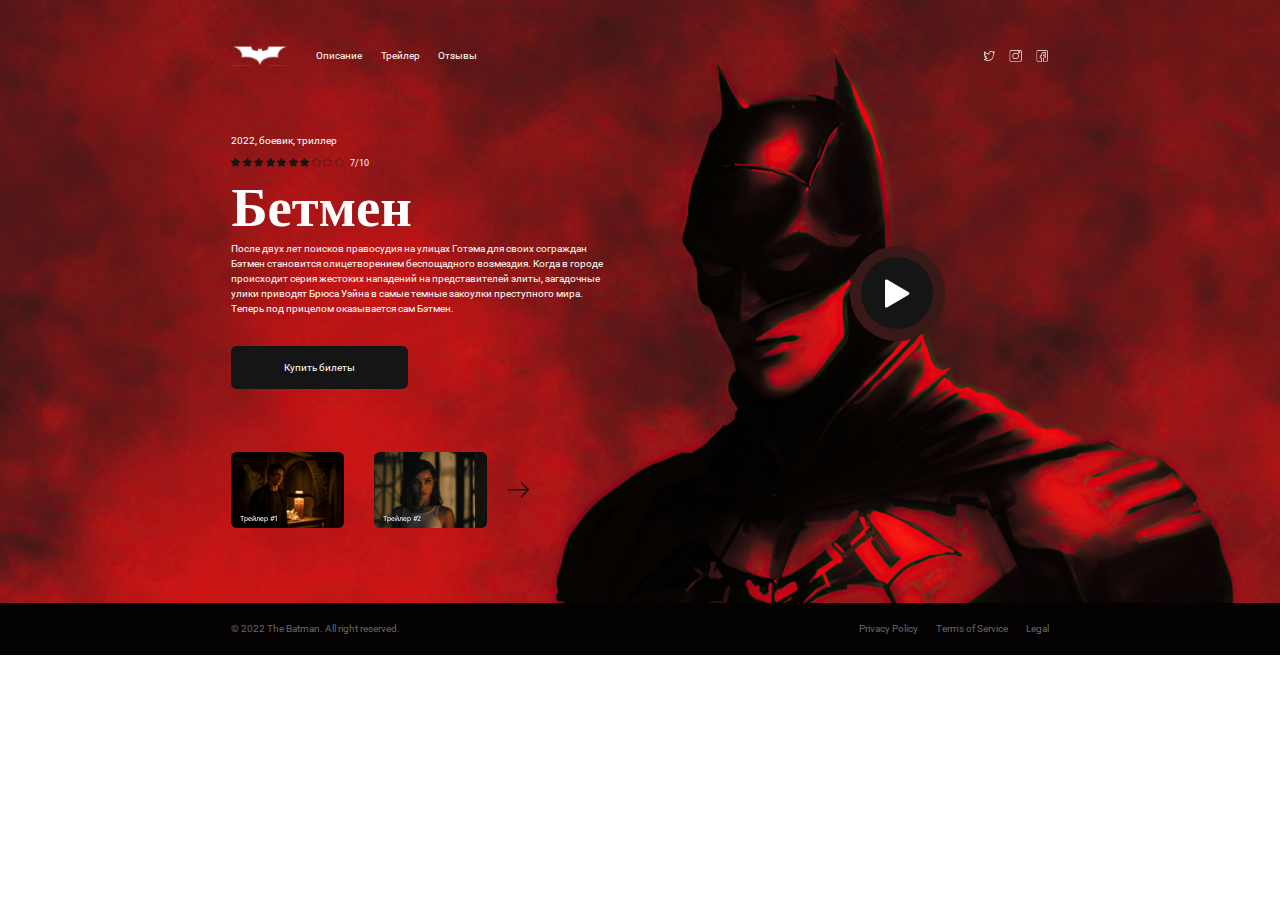
<file: batman/index.html>
<!DOCTYPE html>
<html lang="ru">

<head>
    <meta charset="UTF-8">
    <meta http-equiv="X-UA-Compatible" content="IE=edge">
    <meta name="viewport" content="width=device-width, initial-scale=1.0">
    <link rel="preconnect" href="https://fonts.googleapis.com">
    <link rel="preconnect" href="https://fonts.gstatic.com" crossorigin>
    <link href="https://fonts.googleapis.com/css2?family=Roboto:wght@400;700&display=swap" rel="stylesheet">
    <link rel="stylesheet" href="css/normalize.css">
    <link rel="stylesheet" href="css/swiper-bundle.css">
    <link rel="stylesheet" href="css/style.css">
    <title>Batman</title>
</head>

<body>
    <header class="header">
        <div class="container">
            <div class="header__menu">
                <div class="header__logo">
                    <img src="img/logo.svg" alt="">
                </div>
                <nav class="header__nav">
                    <a href="#">Описание</a>
                    <a href="#">Трейлер</a>
                    <a href="#">Отзывы</a>
                </nav>
            </div>
            <div class="header__socials">
                <a class="header__socials-icon" href="#">
                    <img src="img/twitter.svg" alt="">
                </a>
                <a class="header__socials-icon" href="#">
                    <img src="img/instagram.svg" alt="">
                </a>
                <a class="header__socials-icon" href="#">
                    <img src="img/facebook.svg" alt="">
                </a>
            </div>
            <div class="header__nav-mobile">
                <a href="#">Описание</a>
                <a href="#">Трейлер</a>
                <a href="#">Отзывы</a>
            </div>
            <div class="header__menu-close">
                <img src="img/menu-button-close.svg" alt="">
            </div>
        </div>
    </header>

    <main class="main">
        <div class="container">
            <div class="menu-burger">
                <img src="img/burger.svg" alt="">
            </div>
            <div class="main__rating">
                <div class="main__rating-title">2022, боевик, триллер</div>
                <div class="main__rating-wrap">
                    <div class="main__rating-stars">
                        <div class="main__rating-star star-active">
                            <img src="img/star-active.svg" alt="">
                        </div>
                        <div class="main__rating-star star-active">
                            <img src="img/star-active.svg" alt="">
                        </div>
                        <div class="main__rating-star star-active">
                            <img src="img/star-active.svg" alt="">
                        </div>
                        <div class="main__rating-star star-active">
                            <img src="img/star-active.svg" alt="">
                        </div>
                        <div class="main__rating-star star-active">
                            <img src="img/star-active.svg" alt="">
                        </div>
                        <div class="main__rating-star star-active">
                            <img src="img/star-active.svg" alt="">
                        </div>
                        <div class="main__rating-star star-active">
                            <img src="img/star-active.svg" alt="">
                        </div>
                        <div class="main__rating-star">
                            <img src="img/star-no-active.svg" alt="">
                        </div>
                        <div class="main__rating-star">
                            <img src="img/star-no-active.svg" alt="">
                        </div>
                        <div class="main__rating-star">
                            <img src="img/star-no-active.svg" alt="">
                        </div>
                    </div>
                    <div class="main__rating-number">7/10</div>
                </div>
            </div>
            <h1 class="main__header">Бетмен</h1>
            <div class="main__description-wrap">
                <div class="main__description">
                    После двух лет поисков правосудия на улицах Готэма для своих сограждан Бэтмен становится олицетворением
                    беспощадного возмездия. Когда в городе происходит серия жестоких нападений на представителей элиты,
                    загадочные улики приводят Брюса Уэйна в самые темные закоулки преступного мира. Теперь под прицелом
                    оказывается сам Бэтмен.
                </div>
                <div class="main__button-play">
                    <div class="main__button-dark">
                        <img src="img/play-icon.svg" alt="">
                    </div>
                </div>
            </div>
            <a href="#" class="main__button">Купить билеты</a>
            <div class="main-slider__wrap">
                <div class="main-slider swiper">
                    <div class="swiper-wrapper">
                        <div class="main-slider__slide swiper-slide">
                            <img src="img/slide-1.jpg" alt="">
                            <span>Трейлер #1</span>
                        </div>
                        <div class="main-slider__slide swiper-slide">
                            <img src="img/slide-2.jpg" alt="">
                            <span>Трейлер #2</span>
                        </div>
                        <div class="main-slider__slide swiper-slide">
                            <img src="img/slide-1.jpg" alt="">
                            <span>Трейлер 3</span>
                        </div>
                        <div class="main-slider__slide swiper-slide">
                            <img src="img/slide-2.jpg" alt="">
                            <span>Трейлер #4</span>
                        </div>
                        <div class="main-slider__slide swiper-slide">
                            <img src="img/slide-1.jpg" alt="">
                            <span>Трейлер #5</span>
                        </div>
                        <div class="main-slider__slide swiper-slide">
                            <img src="img/slide-2.jpg" alt="">
                            <span>Трейлер #6</span>
                        </div>
                    </div>
                </div>
                <div class="main-slider__arrow">
                    <img src="img/arrow-slider.svg" alt="">
                </div>
            </div>  

        </div>
    </main>

    <footer class="footer">
        <div class="container">
            <div class="footer__copy">
                © 2022 The Batman. All right reserved.
            </div>
            <ul class="footer__menu">
                <li>
                    <a href="#">Privacy Policy</a>
                </li>
                <li>
                    <a href="#">Terms of Service</a>
                </li>
                <li>
                    <a href="#">Legal</a>
                </li>
            </ul>
        </div>
    </footer>

    <div class="modal close">
        <div class="modal__inner">
            <iframe width="100%" height="100%" src="https://www.youtube.com/embed/Sdp6VL_NBnY"
                    title="YouTube video player" frameborder="0"
                    allow="accelerometer; autoplay; clipboard-write; encrypted-media; gyroscope; picture-in-picture"
                    allowfullscreen></iframe>
        </div>
    </div>

    <script src="js/swiper-bundle.js"></script>
    <script src="js/main.js"></script>
</body>

</html>
</file>
<file: batman/css/style.css>
*,
*::before,
*::after {
  box-sizing: border-box;
}

*:focus:not(:focus-visible) {
  outline: none;
}

@font-face {
  font-family: "Museo Sans Cyrl 700";
  src: url("../fonts/MuseoSansCyrl-700.eot");
  src: local("MuseoSansCyrl-700"),
    url("../fonts/MuseoSansCyrl-700.eot?#iefix") format("embedded-opentype"),
    url("../fonts/MuseoSansCyrl-700.woff") format("woff"),
    url("../fonts/MuseoSansCyrl-700.ttf") format("truetype");
  font-weight: normal;
  font-style: normal;
}

html,
body {
  font-size: 62.5%; /* 16px * 0.625 = 10px (сбрасываем дефолтный размер шрифта в браузере до 10px); тогда 1rem = 10px; */
  font-family: "Roboto", sans-serif;
  font-weight: normal;
  color: #fff;
}

h1,
h2,
h3,
h4,
h5,
h6 {
  margin: 0;
  padding: 0;
}

img {
  width: 100%;
  height: 100%;
}

.container {
  width: 113.5rem; /* 1135px / 10 = 113.5rem */
  margin: 0 auto;
}

@media (max-width: 108em) {
  html {
    font-size: 9px;
  }
}

@media (max-width: 105em) {
  html {
    font-size: 8.75px;
  }
}

@media (max-width: 91.5em) {
  html {
    font-size: 7.9px;
  }
}

@media (max-width: 91em) {
  html {
    font-size: 8.4px;
  }
}

@media (max-width: 90em) {
  html {
    font-size: 7.9px;
  }
}

@media (max-width: 80em) {
  html {
    font-size: 7.2px;
  }
}

@media (max-width: 72em) {
  html {
    font-size: 6.5px;
  }
}

@media (max-width: 64em) {
  html {
    font-size: 5.5px;
  }
}

@media (max-width: 44em) {
  html {
    font-size: 9px;
  }
}

@media (max-width: 38em) {
  html {
    font-size: 8px;
  }
}

@media (max-width: 34em) {
  html {
    font-size: 7px;
  }
}

@media (max-width: 30em) {
  html {
    font-size: 6px;
  }
}

@media (max-width: 26em) {
  html {
    font-size: 4.5px;
  }
}

@media (max-width: 21em) {
  html {
    font-size: 4.4px;
  }
}

.header {
  position: absolute;
  padding-bottom: 6.4rem;
  left: 50%;
  top: 6.4rem;
  transform: translate(-50%, 0);
}

.header .container {
  display: flex;
  justify-content: space-between;
  align-items: center;
}

.header__menu {
  display: flex;
  align-items: center;
}

.header__logo {
  width: 7.9rem;
  height: 2.8rem;
  margin-right: 3.9rem;
}

.header__nav a:not(:last-child) {
  margin-right: 2.4rem;
}

.header__nav a {
  color: #fff;
  text-decoration: none;
  font-size: 1.4rem;
  line-height: 114%;
}

.header__socials {
  display: flex;
}

.header__socials-icon {
  width: 1.7rem;
  height: 1.6rem;
}

.header__socials-icon:not(:last-child) {
  margin-right: 2rem;
}

.header__nav-mobile,
.header__menu-close,
.menu-burger {
  display: none;
}

.main {
  padding-top: 18.7rem;
  padding-bottom: 10.4rem;
  background-image: url("../img/background.jpg");
  background-repeat: no-repeat;
  background-size: cover;
  background-position-x: center;
  background-position-y: top;
}

.main__rating {
  margin-bottom: 1rem;
}

.main__rating-title {
  font-size: 1.4rem;
  line-height: 114%;
  margin-bottom: 1.6rem;
}

.main__rating-wrap {
  display: flex;
  align-items: center;
}

.main__rating-stars {
  display: flex;
  align-items: center;
  margin-right: 0.9rem;
}

.main__rating-star {
  width: 1.2rem;
  height: 1.2rem;
  flex-shrink: 0;
  cursor: pointer;
}

.main__rating-star:not(:last-child) {
  margin-right: 0.4rem;
}

.main__rating-number {
  font-size: 1.2rem;
  line-height: 117%;
}

.main__header {
  font-family: "Museo Sans";
  font-size: 7.6rem;
  line-height: 120%;
}

.main__description-wrap {
  display: flex;
  align-items: center;
}

.main__description {
  max-width: 52.8rem;
  margin-bottom: 4.1rem;
  font-size: 1.4rem;
  line-height: 150%;
}

.main__button-play {
  display: flex;
  justify-content: center;
  align-items: center;
  width: 13.2rem;
  height: 13.2rem;
  margin-left: 33.1rem;
  border-radius: 50%;
  background-color: #391917;
  cursor: pointer;
}

.main__button-dark {
  display: flex;
  justify-content: center;
  align-items: center;
  width: 10rem;
  height: 10rem;
  border-radius: 50%;
  background-color: #151515;
}

.main__button-dark img {
  width: 3.5rem;
  height: 4rem;
}

.main__button {
  display: flex;
  justify-content: center;
  align-items: center;
  max-width: 24.5rem;
  padding: 2.2rem 7.2rem;
  margin-bottom: 8.8rem;
  font-size: 1.4rem;
  line-height: 114%;
  color: #fff;
  text-decoration: none;
  background-color: #151515;
  border-radius: 0.8rem;
}

.main-slider__wrap {
  display: flex;
  align-items: center;
  max-width: 41.5rem;
}

.main-slider__slide {
  position: relative;
  width: 16rem;
  height: 10.5rem;
  border-radius: 0.8rem;
  overflow: hidden;
}

.main-slider__slide span {
  position: absolute;
  left: 1.2rem;
  bottom: 0.6rem;
  transform: translate(0, 0);
  font-size: 1rem;
  line-height: 120%;
}

.main-slider__slide img {
  width: 100%;
  height: 100%;
  object-fit: cover;
}

.main-slider__arrow {
  width: 3.2rem;
  height: 2.2rem;
  margin-left: 2.8rem;
  flex-shrink: 0;
  cursor: pointer;
}

.footer {
  background: #030102;
  padding-top: 2rem;
  padding-bottom: 2rem;
}

.footer .container {
  display: flex;
  justify-content: space-between;
  align-items: center;
}

.footer__menu {
  display: flex;
  padding-left: 0;
}

.footer__menu li {
  list-style: none;
}

.footer__menu li a {
  color: #686767;
  text-decoration: none;
  font-size: 1.4rem;
  line-height: 143%;
}

.footer__menu li:not(:last-child) {
  margin-right: 2.5rem;
}

.footer__copy {
  color: #686767;
  font-size: 1.4rem;
  line-height: 143%;
}

.modal {
  position: fixed;
  top: 0;
  left: 0;
  width: 100%;
  height: 100%;
  justify-content: center;
  align-items: center;
  overflow-y: auto;
  overflow-x: hidden;
  background-color: rgba(0, 0, 0, 0.5);
  padding: 3rem 0;
  z-index: 100;
  display: none;
}

.modal__inner {
  width: 100rem;
  height: 60rem;
}

.active {
  display: flex;
}

@media (max-width: 48em) {
  html {
    font-size: 10px;
  }

  .container {
    width: 100%;
    padding-left: 3rem;
    padding-right: 3rem;
  }

  .header {
    width: 69.4%;
    background-color: #151515;
    top: 0;
    transform: translate(-28%, 0);
    padding-bottom: 4rem;
    padding-top: 4rem;
    z-index: 10;
    display: none;
  }

  .header__logo {
    margin-right: 0;
    margin-bottom: 3.5rem;
  }

  .header__socials {
    margin-bottom: 2.2rem;
  }

  .header .container,
  .header__nav,
  .header__menu {
    display: flex;
    flex-direction: column;
  }

  .header__nav {
    display: none;
  }

  .header__nav-mobile {
    display: flex;
    flex-direction: column;
  }

  .header__nav-mobile a {
    color: #fff;
    text-decoration: none;
    font-weight: normal;
    font-size: 1.4rem;
    line-height: 114%;
  }

  .header__nav-mobile a {
    display: inline-block;
  }

  .header__nav-mobile a:not(:last-child) {
    margin-bottom: 1.7rem;
  }

  .header__menu-close {
    display: block;
    position: absolute;
    right: 4rem;
    top: 4rem;
    width: 2.3rem;
    height: 2.3rem;
  }

  .menu-burger {
    display: block;
    position: absolute;
    right: 5%;
    top: 0%;
    width: 6rem;
    height: 6rem;
  }

  .main__description-wrap {
    flex-direction: column;
    margin-bottom: 5rem;
  }

  .main__button-play {
    margin-left: 0;
  }

  .main__button {
    margin-bottom: 4.4rem;
  }

  .main-slider__arrow {
    display: none;
  }

  .main {
    background-position-x: 66%;
  }

  .main-slider__wrap {
    max-width: 53.55%;
  }

  .footer .container {
    flex-direction: column;
    align-items: flex-start;
  }

  .modal {
    padding: 3rem;
  }

  .modal__inner {
    width: 100%;
    height: 40rem;
  }
}
</file>
